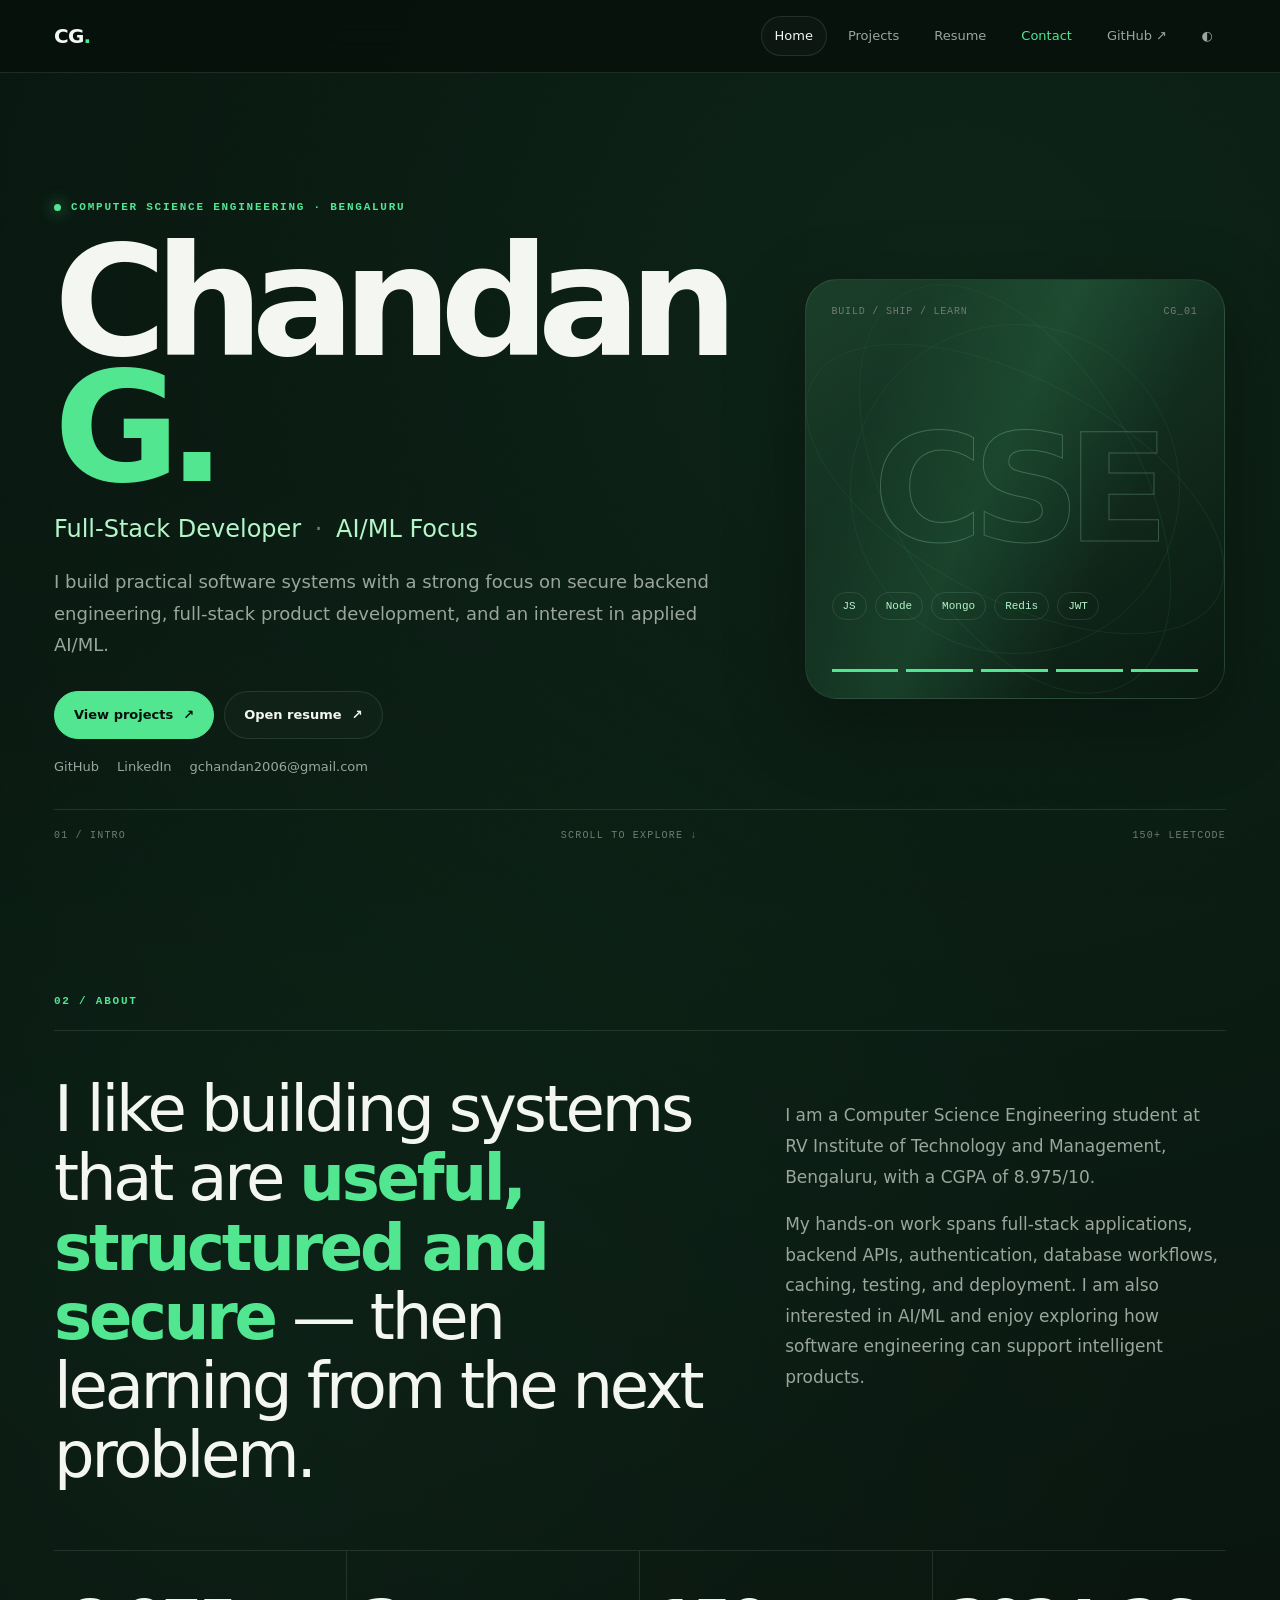
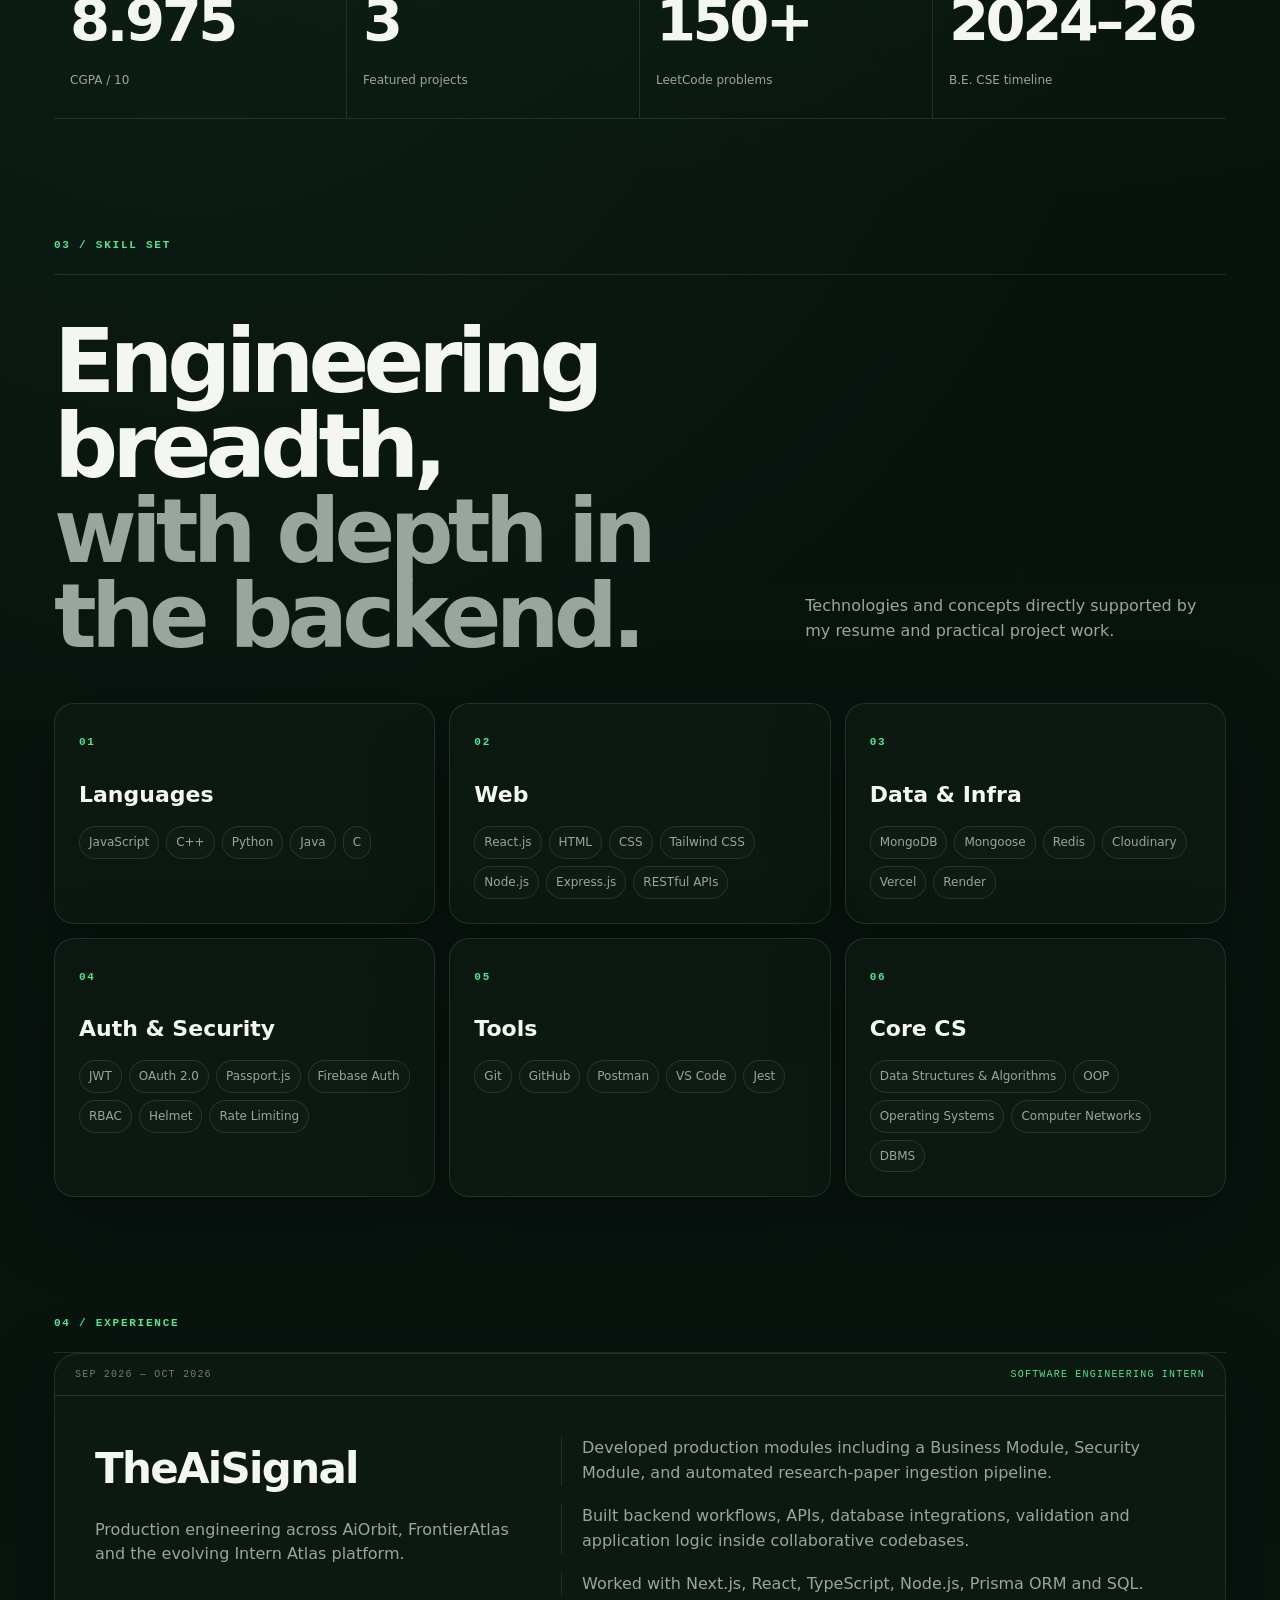
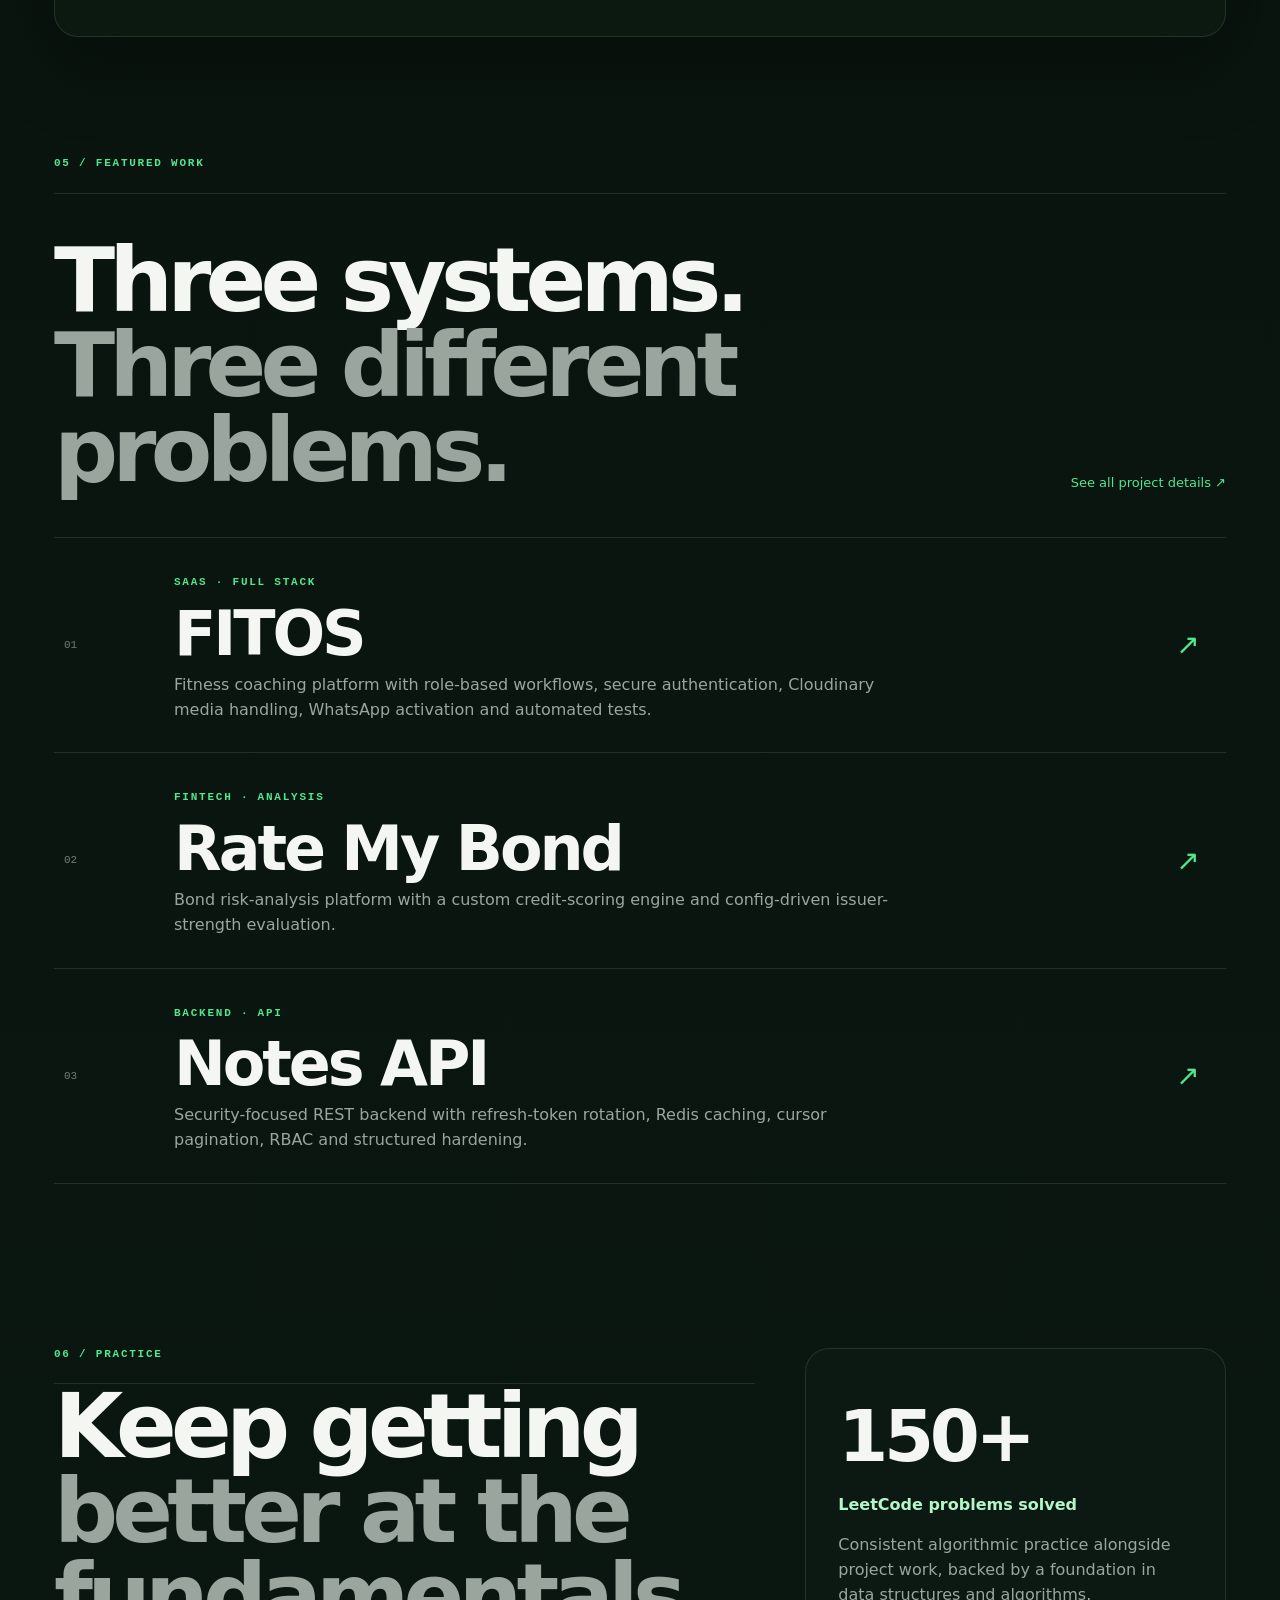
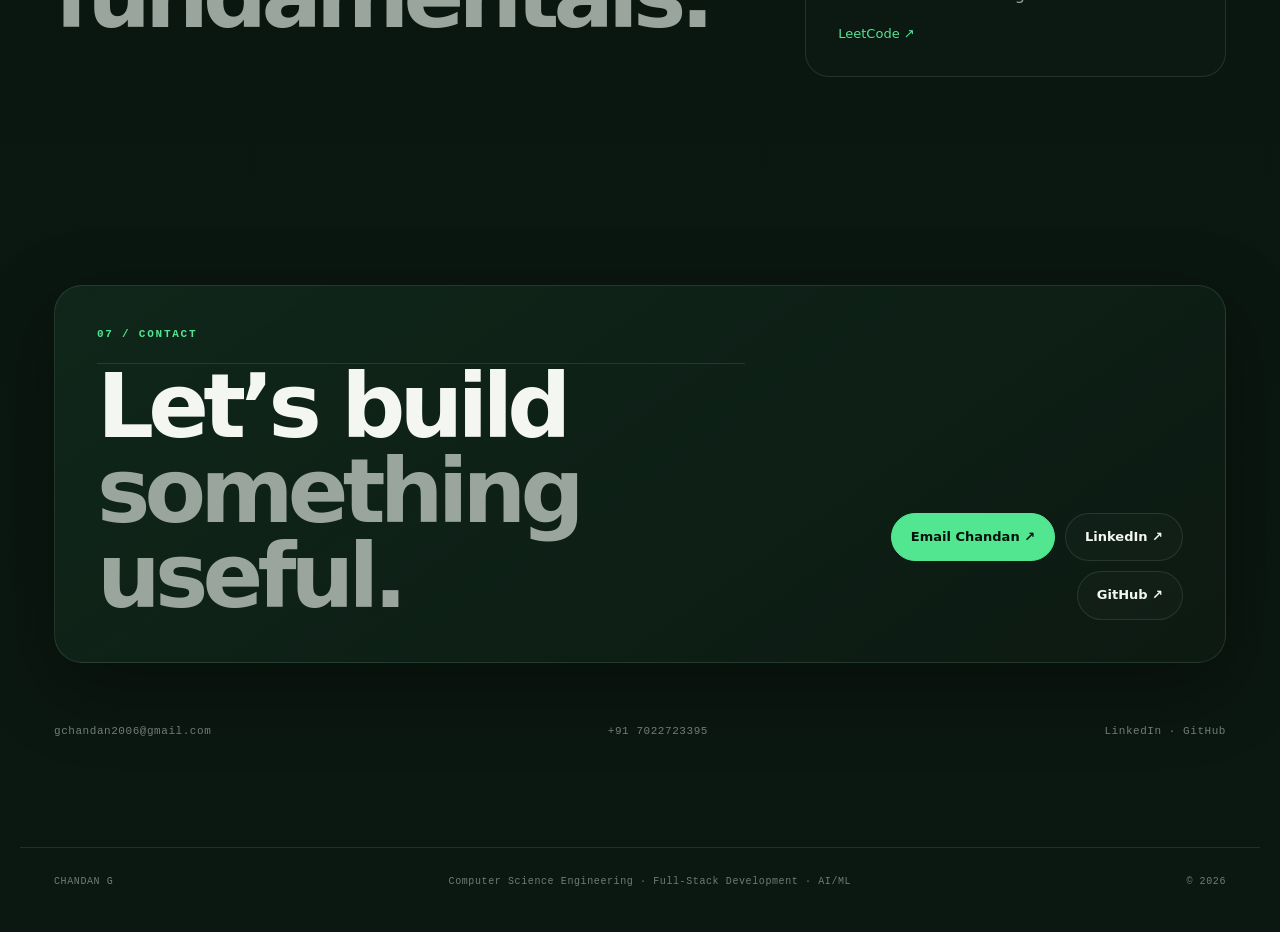
<file: index.html>
<!DOCTYPE html>
<html lang="en">
<head>
  
<meta charset="UTF-8">
<meta name="viewport" content="width=device-width, initial-scale=1.0">
<meta name="theme-color" content="#07110c">
<meta name="description" content="Chandan G — Computer Science Engineering student focused on full-stack development and AI/ML.">
<link rel="stylesheet" href="style.css">
<script defer src="script.js"></script>

  <title>Chandan G | CSE · Full-Stack · AI/ML</title>
</head>
<body data-page="home">
  <div class="page-noise" aria-hidden="true"></div>
  
<header class="site-header" id="top">
  <div class="nav-wrap">
    <a class="brand" href="index.html" aria-label="Chandan G home">CG<span>.</span></a>
    <nav class="desktop-nav" aria-label="Primary navigation">
      <a data-page="home" href="index.html">Home</a>
      <a data-page="projects" href="projects.html">Projects</a>
      <a data-page="resume" href="resume.html">Resume</a>
      <a href="#contact" class="contact-nav">Contact</a>
      <a href="https://github.com/Chandan2006" target="_blank" rel="noreferrer">GitHub ↗</a>
      <button class="theme-toggle" type="button" aria-label="Toggle theme"><span class="theme-icon">◐</span></button>
    </nav>
    <button class="menu-toggle" type="button" aria-expanded="false" aria-controls="mobileMenu" aria-label="Open navigation">Menu</button>
  </div>
  <div class="mobile-menu" id="mobileMenu">
    <a data-page="home" href="index.html">Home</a>
    <a data-page="projects" href="projects.html">Projects</a>
    <a data-page="resume" href="resume.html">Resume</a>
    <a href="#contact">Contact</a>
    <a href="https://github.com/Chandan2006" target="_blank" rel="noreferrer">GitHub ↗</a>
    <a href="https://www.linkedin.com/in/chandan2006" target="_blank" rel="noreferrer">LinkedIn ↗</a>
  </div>
</header>

  <main>
    <section class="hero shell">
      <div class="hero-grid">
        <div class="hero-copy reveal">
          <div class="kicker"><span class="pulse"></span> COMPUTER SCIENCE ENGINEERING · BENGALURU</div>
          <h1>Chandan<br><em>G.</em></h1>
          <p class="hero-role">Full-Stack Developer <span>·</span> AI/ML Focus</p>
          <p class="hero-lede">I build practical software systems with a strong focus on secure backend engineering, full-stack product development, and an interest in applied AI/ML.</p>
          <div class="hero-actions">
            <a class="btn btn-primary" href="projects.html">View projects <span>↗</span></a>
            <a class="btn btn-ghost" href="resume.pdf" target="_blank" rel="noreferrer">Open resume <span>↗</span></a>
          </div>
          <div class="quick-links" aria-label="Profile links">
            <a href="https://github.com/Chandan2006" target="_blank" rel="noreferrer">GitHub</a>
            <a href="https://www.linkedin.com/in/chandan2006" target="_blank" rel="noreferrer">LinkedIn</a>
            <a href="mailto:gchandan2006@gmail.com">gchandan2006@gmail.com</a>
          </div>
        </div>
        <div class="hero-art reveal" aria-label="Decorative software architecture graphic">
          <div class="orbit orbit-a"></div><div class="orbit orbit-b"></div><div class="orbit orbit-c"></div>
          <div class="core-card">
            <div class="core-top"><span>BUILD / SHIP / LEARN</span><span>CG_01</span></div>
            <div class="core-name">CSE</div>
            <div class="core-stack"><span>JS</span><span>Node</span><span>Mongo</span><span>Redis</span><span>JWT</span></div>
            <div class="signal"><span></span><span></span><span></span><span></span><span></span></div>
          </div>
        </div>
      </div>
      <div class="hero-meta reveal">
        <span>01 / INTRO</span><span>SCROLL TO EXPLORE ↓</span><span>150+ LEETCODE</span>
      </div>
    </section>

    <section class="section shell" id="about">
      <div class="section-label reveal">02 / ABOUT</div>
      <div class="about-grid">
        <div class="about-statement reveal">I like building systems that are <strong>useful, structured and secure</strong> — then learning from the next problem.</div>
        <div class="about-copy reveal">
          <p>I am a Computer Science Engineering student at RV Institute of Technology and Management, Bengaluru, with a CGPA of 8.975/10.</p>
          <p>My hands-on work spans full-stack applications, backend APIs, authentication, database workflows, caching, testing, and deployment. I am also interested in AI/ML and enjoy exploring how software engineering can support intelligent products.</p>
        </div>
      </div>
      <div class="stats-grid reveal">
        <article><strong>8.975</strong><span>CGPA / 10</span></article>
        <article><strong>3</strong><span>Featured projects</span></article>
        <article><strong>150+</strong><span>LeetCode problems</span></article>
        <article><strong>2024–26</strong><span>B.E. CSE timeline</span></article>
      </div>
    </section>

    <section class="section shell" id="skills">
      <div class="section-label reveal">03 / SKILL SET</div>
      <div class="skills-intro reveal"><h2>Engineering breadth,<br><span>with depth in the backend.</span></h2><p>Technologies and concepts directly supported by my resume and practical project work.</p></div>
      <div class="skill-grid">
        <article class="skill-card reveal"><span class="skill-index">01</span><h3>Languages</h3><div class="chips"><span>JavaScript</span><span>C++</span><span>Python</span><span>Java</span><span>C</span></div></article>
        <article class="skill-card reveal"><span class="skill-index">02</span><h3>Web</h3><div class="chips"><span>React.js</span><span>HTML</span><span>CSS</span><span>Tailwind CSS</span><span>Node.js</span><span>Express.js</span><span>RESTful APIs</span></div></article>
        <article class="skill-card reveal"><span class="skill-index">03</span><h3>Data & Infra</h3><div class="chips"><span>MongoDB</span><span>Mongoose</span><span>Redis</span><span>Cloudinary</span><span>Vercel</span><span>Render</span></div></article>
        <article class="skill-card reveal"><span class="skill-index">04</span><h3>Auth & Security</h3><div class="chips"><span>JWT</span><span>OAuth 2.0</span><span>Passport.js</span><span>Firebase Auth</span><span>RBAC</span><span>Helmet</span><span>Rate Limiting</span></div></article>
        <article class="skill-card reveal"><span class="skill-index">05</span><h3>Tools</h3><div class="chips"><span>Git</span><span>GitHub</span><span>Postman</span><span>VS Code</span><span>Jest</span></div></article>
        <article class="skill-card reveal"><span class="skill-index">06</span><h3>Core CS</h3><div class="chips"><span>Data Structures & Algorithms</span><span>OOP</span><span>Operating Systems</span><span>Computer Networks</span><span>DBMS</span></div></article>
      </div>
    </section>

    <section class="section shell" id="experience">
      <div class="section-label reveal">04 / EXPERIENCE</div>
      <article class="experience-card reveal">
        <div class="experience-top"><span>SEP 2026 — OCT 2026</span><span>SOFTWARE ENGINEERING INTERN</span></div>
        <div class="experience-body"><div><h2>TheAiSignal</h2><p class="muted">Production engineering across AiOrbit, FrontierAtlas and the evolving Intern Atlas platform.</p></div>
        <div class="experience-points"><p>Developed production modules including a Business Module, Security Module, and automated research-paper ingestion pipeline.</p><p>Built backend workflows, APIs, database integrations, validation and application logic inside collaborative codebases.</p><p>Worked with Next.js, React, TypeScript, Node.js, Prisma ORM and SQL.</p></div></div>
      </article>
    </section>

    <section class="section shell" id="work">
      <div class="section-label reveal">05 / FEATURED WORK</div>
      <div class="work-head reveal"><h2>Three systems.<br><span>Three different problems.</span></h2><a href="projects.html" class="text-link">See all project details ↗</a></div>
      <div class="featured-list">
        <a class="featured-project reveal" href="projects.html#fitos"><span class="project-no">01</span><div><span class="project-tag">SAAS · FULL STACK</span><h3>FITOS</h3><p>Fitness coaching platform with role-based workflows, secure authentication, Cloudinary media handling, WhatsApp activation and automated tests.</p></div><span class="arrow">↗</span></a>
        <a class="featured-project reveal" href="projects.html#rate-my-bond"><span class="project-no">02</span><div><span class="project-tag">FINTECH · ANALYSIS</span><h3>Rate My Bond</h3><p>Bond risk-analysis platform with a custom credit-scoring engine and config-driven issuer-strength evaluation.</p></div><span class="arrow">↗</span></a>
        <a class="featured-project reveal" href="projects.html#notes-api"><span class="project-no">03</span><div><span class="project-tag">BACKEND · API</span><h3>Notes API</h3><p>Security-focused REST backend with refresh-token rotation, Redis caching, cursor pagination, RBAC and structured hardening.</p></div><span class="arrow">↗</span></a>
      </div>
    </section>

    <section class="section shell" id="practice">
      <div class="practice-grid reveal">
        <div><div class="section-label">06 / PRACTICE</div><h2>Keep getting<br><span>better at the fundamentals.</span></h2></div>
        <div class="practice-card"><strong>150+</strong><span>LeetCode problems solved</span><p>Consistent algorithmic practice alongside project work, backed by a foundation in data structures and algorithms.</p><a href="https://leetcode.com/" target="_blank" rel="noreferrer">LeetCode ↗</a></div>
      </div>
    </section>

    <section class="section shell" id="contact">
      <div class="contact-card reveal"><div><div class="section-label">07 / CONTACT</div><h2>Let’s build<br><span>something useful.</span></h2></div><div class="contact-actions"><a class="btn btn-primary" href="mailto:gchandan2006@gmail.com">Email Chandan ↗</a><a class="btn btn-ghost" href="https://www.linkedin.com/in/chandan2006" target="_blank" rel="noreferrer">LinkedIn ↗</a><a class="btn btn-ghost" href="https://github.com/Chandan2006" target="_blank" rel="noreferrer">GitHub ↗</a></div></div>
      <div class="contact-details reveal"><span>gchandan2006@gmail.com</span><span>+91 7022723395</span><span>LinkedIn · GitHub</span></div>
    </section>
  </main>
  
<footer class="site-footer">
  <div>CHANDAN G</div>
  <div>Computer Science Engineering · Full-Stack Development · AI/ML</div>
  <div>© <span data-year></span></div>
</footer>

</body>
</html>
</file>
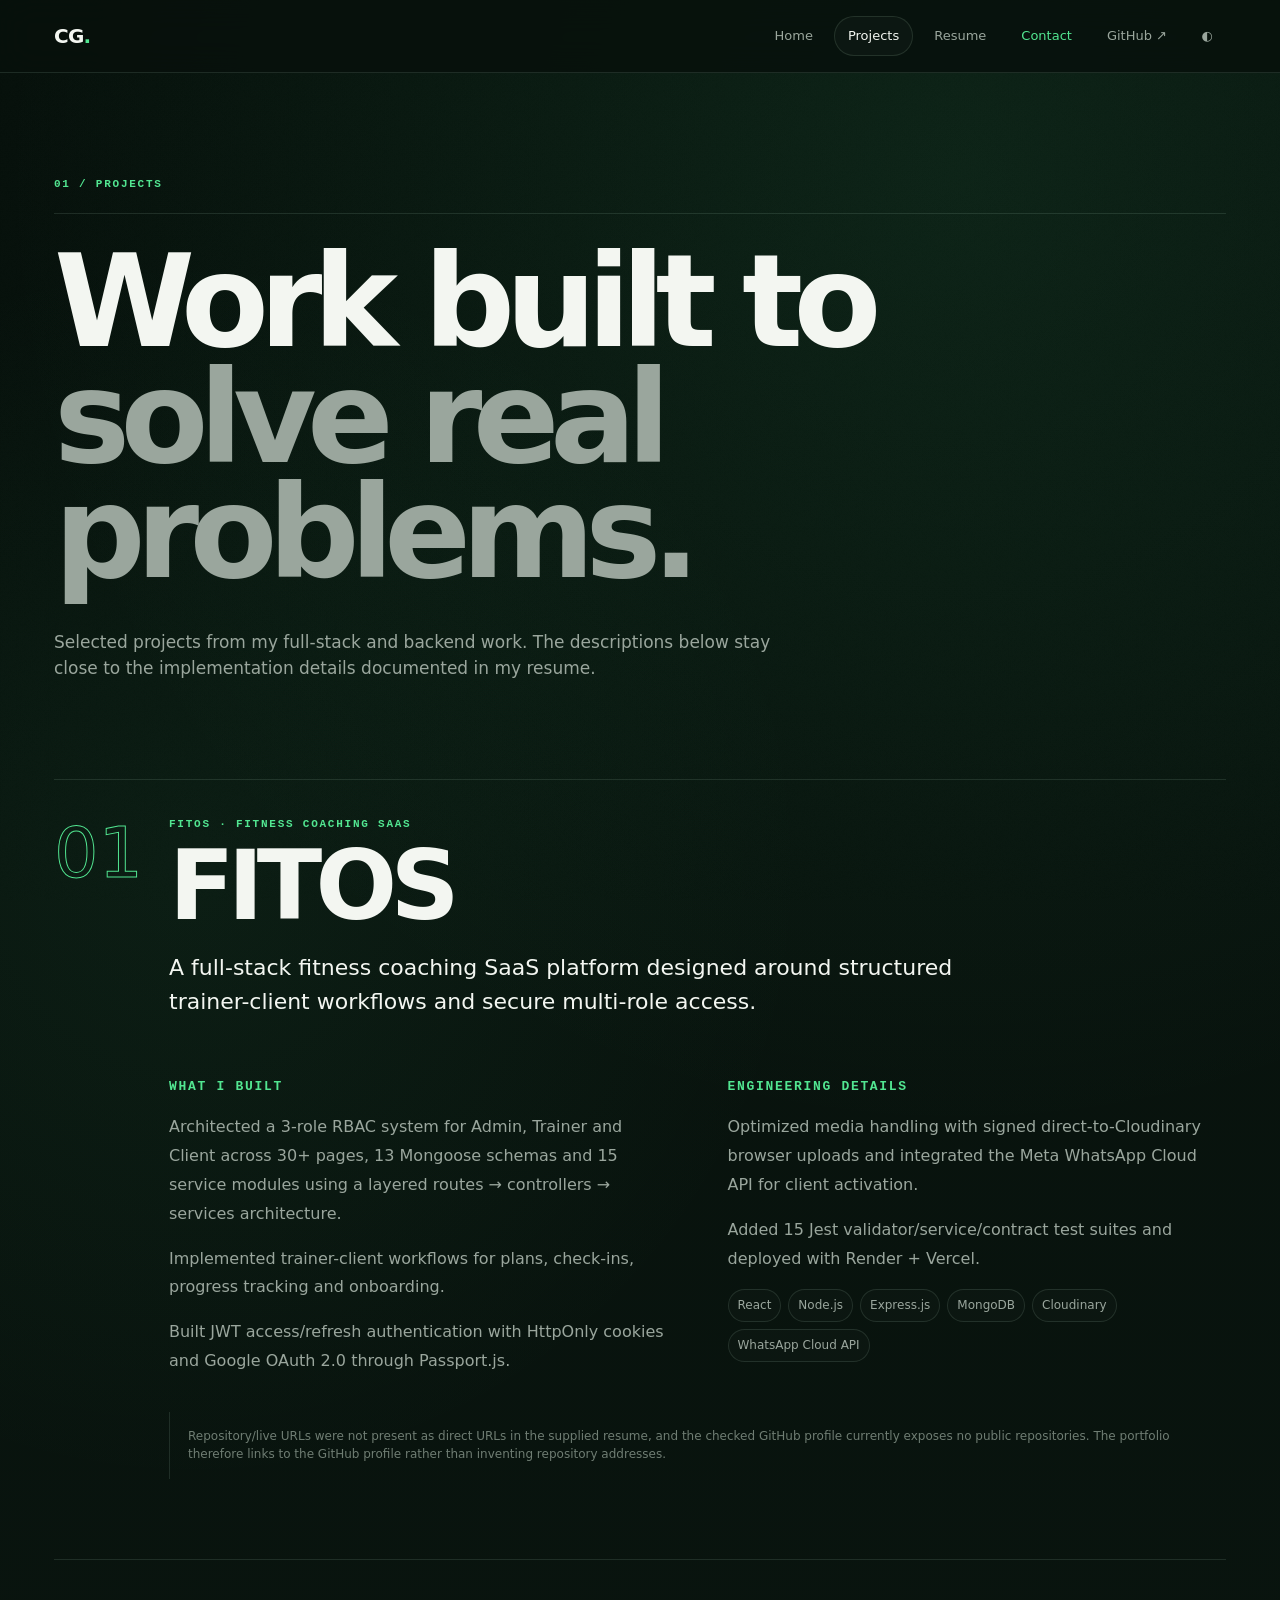
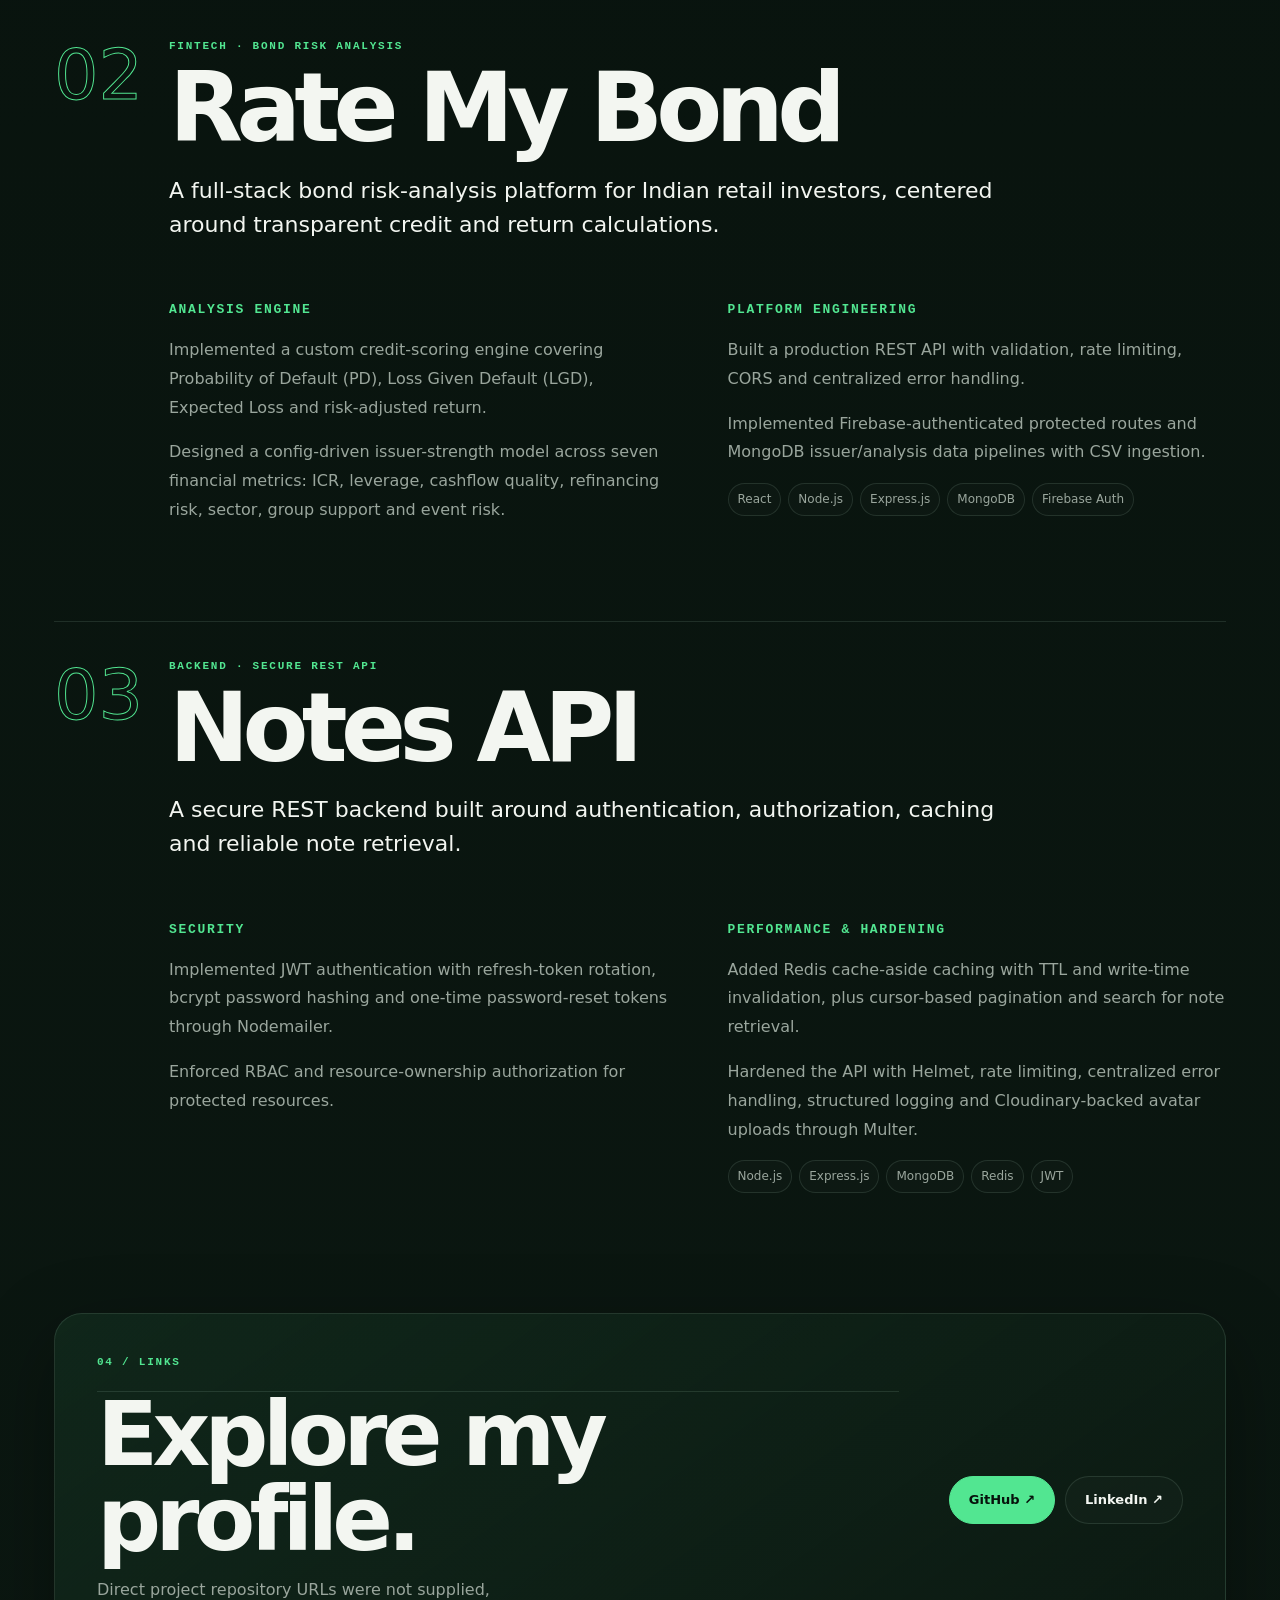
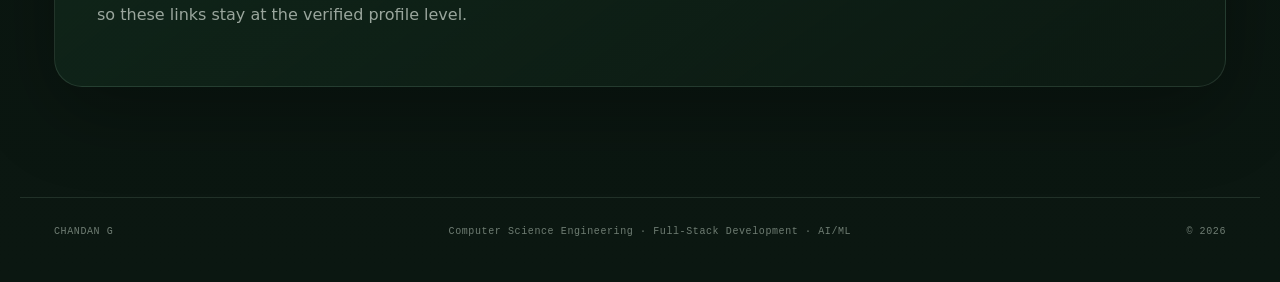
<file: projects.html>
<!DOCTYPE html>
<html lang="en">
<head>
  
<meta charset="UTF-8">
<meta name="viewport" content="width=device-width, initial-scale=1.0">
<meta name="theme-color" content="#07110c">
<meta name="description" content="Chandan G — Computer Science Engineering student focused on full-stack development and AI/ML.">
<link rel="stylesheet" href="style.css">
<script defer src="script.js"></script>

  <title>Projects | Chandan G</title>
</head>
<body data-page="projects">
  <div class="page-noise" aria-hidden="true"></div>
  
<header class="site-header" id="top">
  <div class="nav-wrap">
    <a class="brand" href="index.html" aria-label="Chandan G home">CG<span>.</span></a>
    <nav class="desktop-nav" aria-label="Primary navigation">
      <a data-page="home" href="index.html">Home</a>
      <a data-page="projects" href="projects.html">Projects</a>
      <a data-page="resume" href="resume.html">Resume</a>
      <a href="#contact" class="contact-nav">Contact</a>
      <a href="https://github.com/Chandan2006" target="_blank" rel="noreferrer">GitHub ↗</a>
      <button class="theme-toggle" type="button" aria-label="Toggle theme"><span class="theme-icon">◐</span></button>
    </nav>
    <button class="menu-toggle" type="button" aria-expanded="false" aria-controls="mobileMenu" aria-label="Open navigation">Menu</button>
  </div>
  <div class="mobile-menu" id="mobileMenu">
    <a data-page="home" href="index.html">Home</a>
    <a data-page="projects" href="projects.html">Projects</a>
    <a data-page="resume" href="resume.html">Resume</a>
    <a href="#contact">Contact</a>
    <a href="https://github.com/Chandan2006" target="_blank" rel="noreferrer">GitHub ↗</a>
    <a href="https://www.linkedin.com/in/chandan2006" target="_blank" rel="noreferrer">LinkedIn ↗</a>
  </div>
</header>

  <main class="inner-page">
    <section class="page-hero shell reveal"><div class="section-label">01 / PROJECTS</div><h1>Work built to<br><span>solve real problems.</span></h1><p>Selected projects from my full-stack and backend work. The descriptions below stay close to the implementation details documented in my resume.</p></section>

    <section class="section shell project-detail-section" id="fitos">
      <article class="project-detail reveal">
        <div class="detail-index">01</div><div class="detail-main"><div class="detail-kicker">FITOS · FITNESS COACHING SAAS</div><h2>FITOS</h2><p class="detail-lede">A full-stack fitness coaching SaaS platform designed around structured trainer-client workflows and secure multi-role access.</p>
          <div class="detail-columns"><div><h3>What I built</h3><p>Architected a 3-role RBAC system for Admin, Trainer and Client across 30+ pages, 13 Mongoose schemas and 15 service modules using a layered routes → controllers → services architecture.</p><p>Implemented trainer-client workflows for plans, check-ins, progress tracking and onboarding.</p><p>Built JWT access/refresh authentication with HttpOnly cookies and Google OAuth 2.0 through Passport.js.</p></div><div><h3>Engineering details</h3><p>Optimized media handling with signed direct-to-Cloudinary browser uploads and integrated the Meta WhatsApp Cloud API for client activation.</p><p>Added 15 Jest validator/service/contract test suites and deployed with Render + Vercel.</p><div class="chips"><span>React</span><span>Node.js</span><span>Express.js</span><span>MongoDB</span><span>Cloudinary</span><span>WhatsApp Cloud API</span></div></div></div>
        </div></article>
      <div class="source-note reveal">Repository/live URLs were not present as direct URLs in the supplied resume, and the checked GitHub profile currently exposes no public repositories. The portfolio therefore links to the GitHub profile rather than inventing repository addresses.</div>
    </section>

    <section class="section shell project-detail-section" id="rate-my-bond">
      <article class="project-detail alt reveal"><div class="detail-index">02</div><div class="detail-main"><div class="detail-kicker">FINTECH · BOND RISK ANALYSIS</div><h2>Rate My Bond</h2><p class="detail-lede">A full-stack bond risk-analysis platform for Indian retail investors, centered around transparent credit and return calculations.</p><div class="detail-columns"><div><h3>Analysis engine</h3><p>Implemented a custom credit-scoring engine covering Probability of Default (PD), Loss Given Default (LGD), Expected Loss and risk-adjusted return.</p><p>Designed a config-driven issuer-strength model across seven financial metrics: ICR, leverage, cashflow quality, refinancing risk, sector, group support and event risk.</p></div><div><h3>Platform engineering</h3><p>Built a production REST API with validation, rate limiting, CORS and centralized error handling.</p><p>Implemented Firebase-authenticated protected routes and MongoDB issuer/analysis data pipelines with CSV ingestion.</p><div class="chips"><span>React</span><span>Node.js</span><span>Express.js</span><span>MongoDB</span><span>Firebase Auth</span></div></div></div></div></article>
    </section>

    <section class="section shell project-detail-section" id="notes-api">
      <article class="project-detail reveal"><div class="detail-index">03</div><div class="detail-main"><div class="detail-kicker">BACKEND · SECURE REST API</div><h2>Notes API</h2><p class="detail-lede">A secure REST backend built around authentication, authorization, caching and reliable note retrieval.</p><div class="detail-columns"><div><h3>Security</h3><p>Implemented JWT authentication with refresh-token rotation, bcrypt password hashing and one-time password-reset tokens through Nodemailer.</p><p>Enforced RBAC and resource-ownership authorization for protected resources.</p></div><div><h3>Performance & hardening</h3><p>Added Redis cache-aside caching with TTL and write-time invalidation, plus cursor-based pagination and search for note retrieval.</p><p>Hardened the API with Helmet, rate limiting, centralized error handling, structured logging and Cloudinary-backed avatar uploads through Multer.</p><div class="chips"><span>Node.js</span><span>Express.js</span><span>MongoDB</span><span>Redis</span><span>JWT</span></div></div></div></div></article>
    </section>

    <section class="section shell" id="contact">
      <div class="contact-card compact reveal"><div><div class="section-label">04 / LINKS</div><h2>Explore my profile.</h2><p>Direct project repository URLs were not supplied, so these links stay at the verified profile level.</p></div><div class="contact-actions"><a class="btn btn-primary" href="https://github.com/Chandan2006" target="_blank" rel="noreferrer">GitHub ↗</a><a class="btn btn-ghost" href="https://www.linkedin.com/in/chandan2006" target="_blank" rel="noreferrer">LinkedIn ↗</a></div></div>
    </section>
  </main>
  
<footer class="site-footer">
  <div>CHANDAN G</div>
  <div>Computer Science Engineering · Full-Stack Development · AI/ML</div>
  <div>© <span data-year></span></div>
</footer>

</body>
</html>
</file>
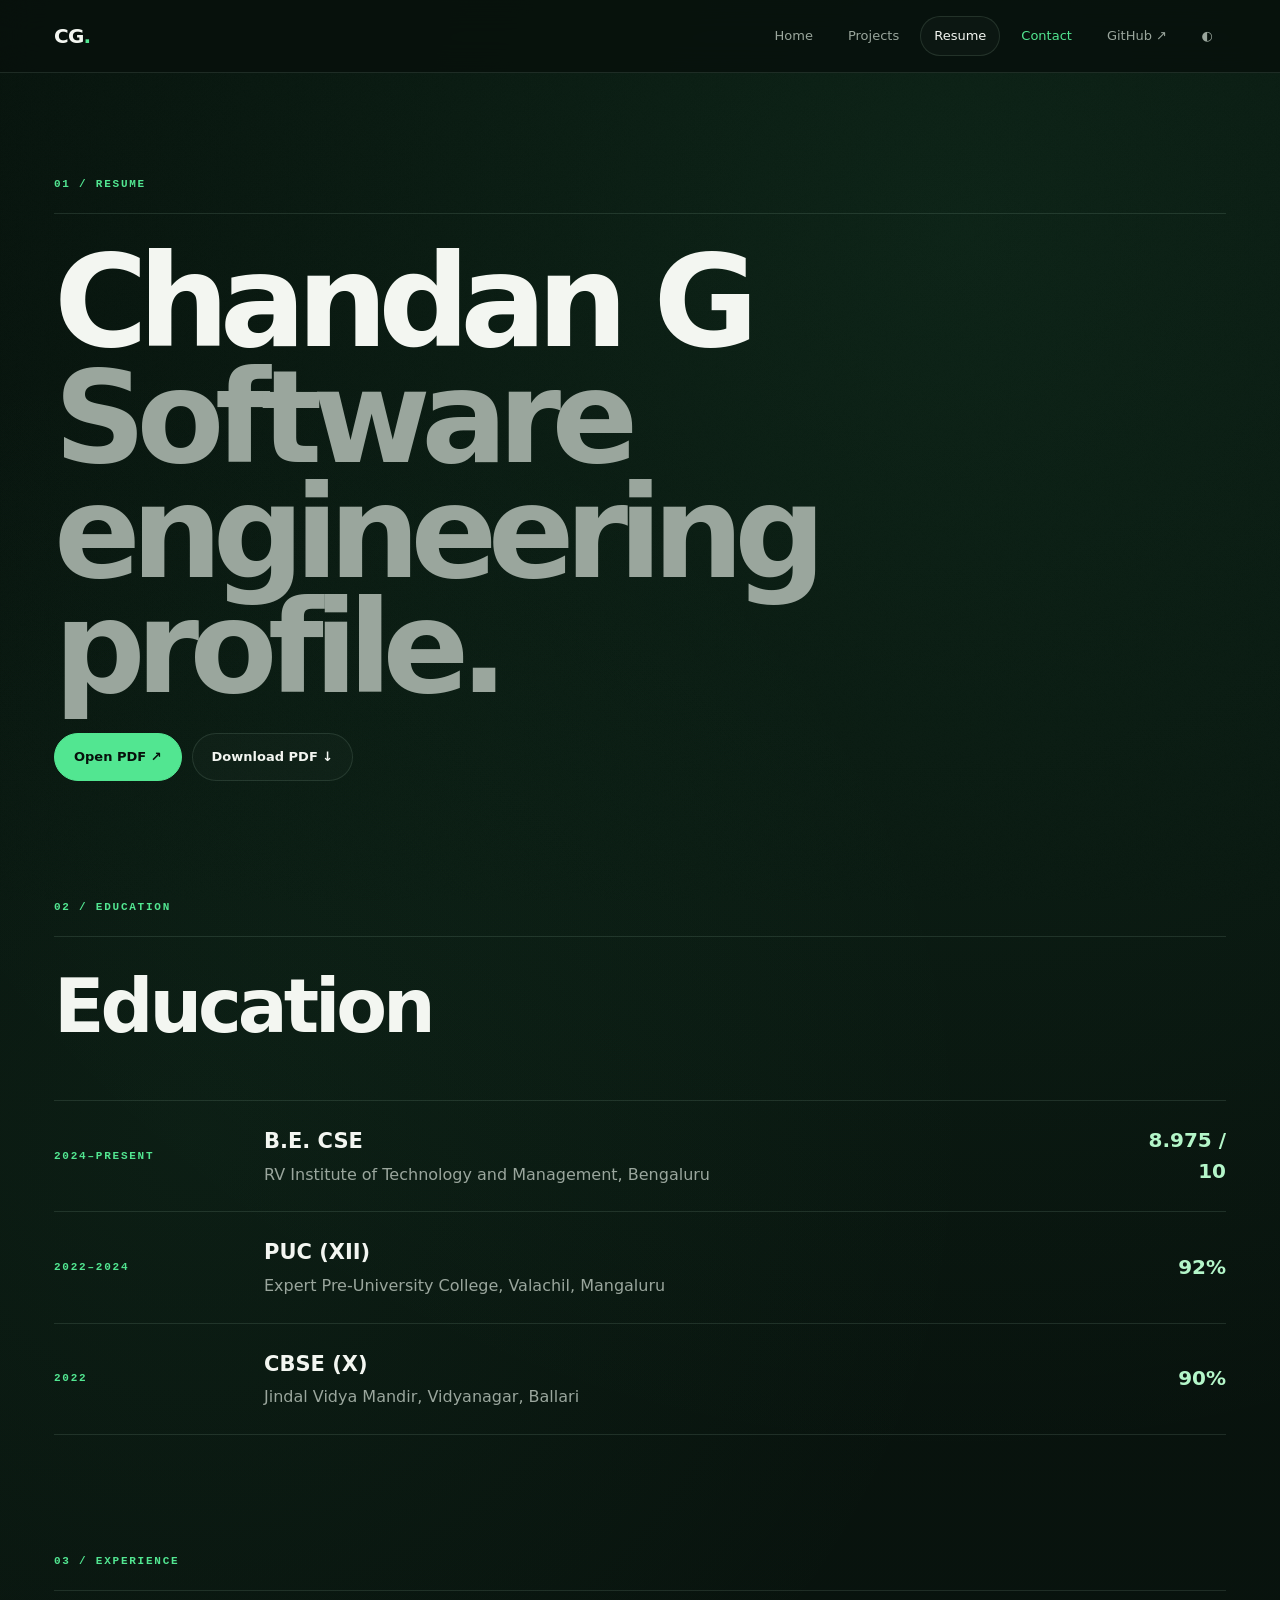
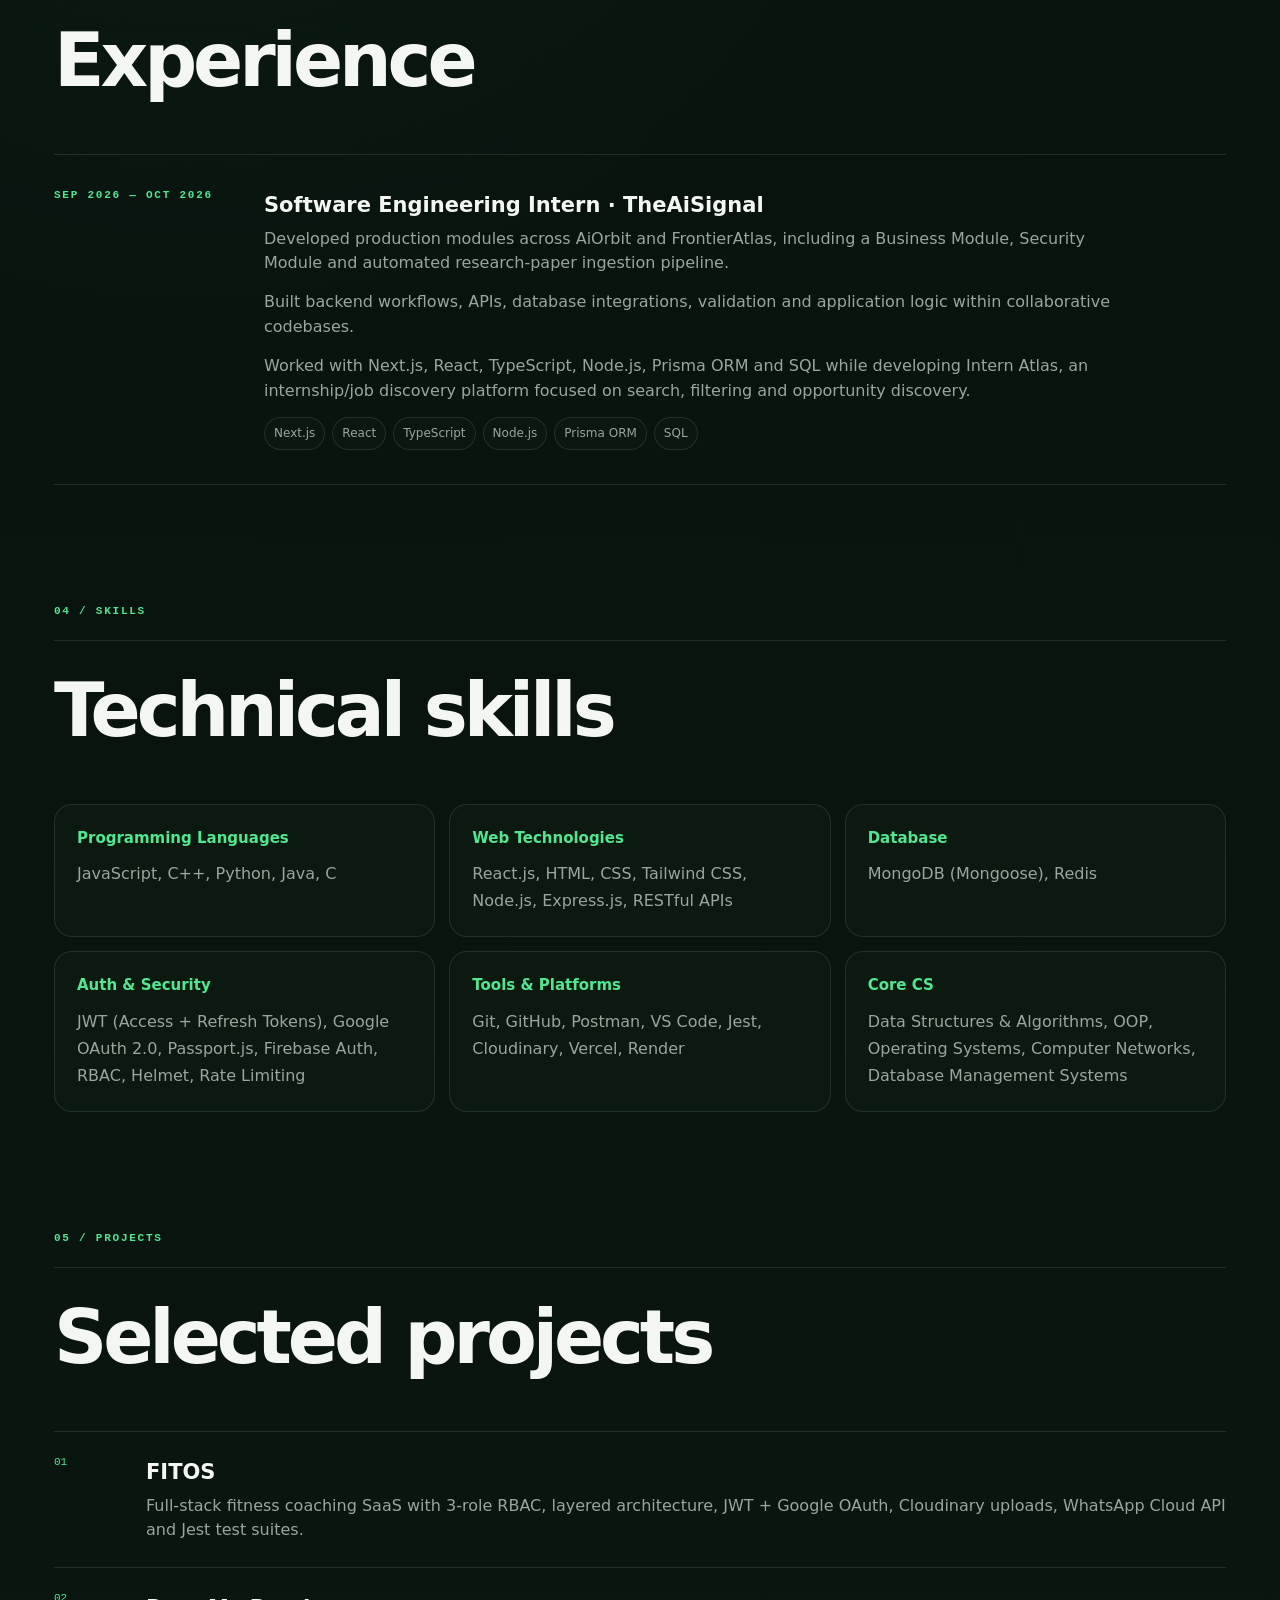
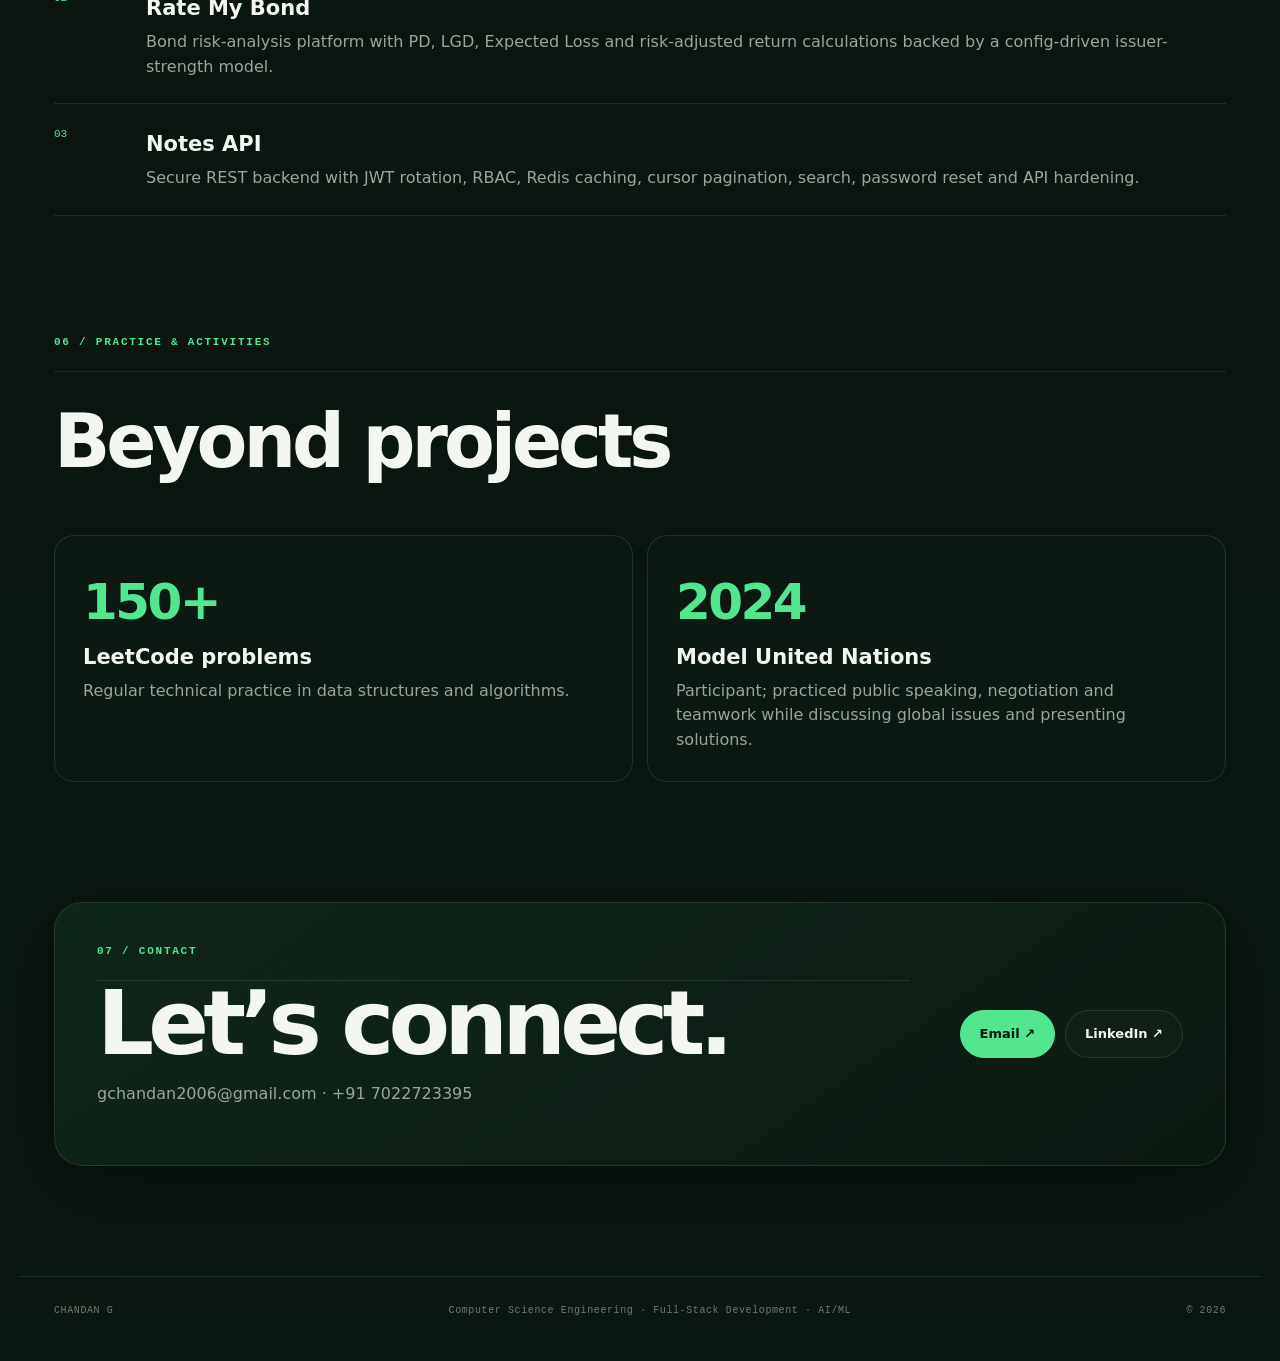
<file: resume.html>
<!DOCTYPE html>
<html lang="en">
<head>
  
<meta charset="UTF-8">
<meta name="viewport" content="width=device-width, initial-scale=1.0">
<meta name="theme-color" content="#07110c">
<meta name="description" content="Chandan G — Computer Science Engineering student focused on full-stack development and AI/ML.">
<link rel="stylesheet" href="style.css">
<script defer src="script.js"></script>

  <title>Resume | Chandan G</title>
</head>
<body data-page="resume">
  <div class="page-noise" aria-hidden="true"></div>
  
<header class="site-header" id="top">
  <div class="nav-wrap">
    <a class="brand" href="index.html" aria-label="Chandan G home">CG<span>.</span></a>
    <nav class="desktop-nav" aria-label="Primary navigation">
      <a data-page="home" href="index.html">Home</a>
      <a data-page="projects" href="projects.html">Projects</a>
      <a data-page="resume" href="resume.html">Resume</a>
      <a href="#contact" class="contact-nav">Contact</a>
      <a href="https://github.com/Chandan2006" target="_blank" rel="noreferrer">GitHub ↗</a>
      <button class="theme-toggle" type="button" aria-label="Toggle theme"><span class="theme-icon">◐</span></button>
    </nav>
    <button class="menu-toggle" type="button" aria-expanded="false" aria-controls="mobileMenu" aria-label="Open navigation">Menu</button>
  </div>
  <div class="mobile-menu" id="mobileMenu">
    <a data-page="home" href="index.html">Home</a>
    <a data-page="projects" href="projects.html">Projects</a>
    <a data-page="resume" href="resume.html">Resume</a>
    <a href="#contact">Contact</a>
    <a href="https://github.com/Chandan2006" target="_blank" rel="noreferrer">GitHub ↗</a>
    <a href="https://www.linkedin.com/in/chandan2006" target="_blank" rel="noreferrer">LinkedIn ↗</a>
  </div>
</header>

  <main class="inner-page">
    <section class="page-hero shell reveal"><div class="section-label">01 / RESUME</div><h1>Chandan G<br><span>Software engineering profile.</span></h1><div class="resume-actions"><a class="btn btn-primary" href="resume.pdf" target="_blank" rel="noreferrer">Open PDF ↗</a><a class="btn btn-ghost" href="resume.pdf" download>Download PDF ↓</a></div></section>

    <section class="section shell">
      <div class="resume-heading reveal"><div class="section-label">02 / EDUCATION</div><h2>Education</h2></div>
      <article class="resume-row reveal"><div class="row-date">2024–PRESENT</div><div><h3>B.E. CSE</h3><p>RV Institute of Technology and Management, Bengaluru</p></div><strong>8.975 / 10</strong></article>
      <article class="resume-row reveal"><div class="row-date">2022–2024</div><div><h3>PUC (XII)</h3><p>Expert Pre-University College, Valachil, Mangaluru</p></div><strong>92%</strong></article>
      <article class="resume-row reveal"><div class="row-date">2022</div><div><h3>CBSE (X)</h3><p>Jindal Vidya Mandir, Vidyanagar, Ballari</p></div><strong>90%</strong></article>
    </section>

    <section class="section shell">
      <div class="resume-heading reveal"><div class="section-label">03 / EXPERIENCE</div><h2>Experience</h2></div>
      <article class="resume-feature reveal"><div class="row-date">SEP 2026 — OCT 2026</div><div><h3>Software Engineering Intern · TheAiSignal</h3><p>Developed production modules across AiOrbit and FrontierAtlas, including a Business Module, Security Module and automated research-paper ingestion pipeline.</p><p>Built backend workflows, APIs, database integrations, validation and application logic within collaborative codebases.</p><p>Worked with Next.js, React, TypeScript, Node.js, Prisma ORM and SQL while developing Intern Atlas, an internship/job discovery platform focused on search, filtering and opportunity discovery.</p><div class="chips"><span>Next.js</span><span>React</span><span>TypeScript</span><span>Node.js</span><span>Prisma ORM</span><span>SQL</span></div></div></article>
    </section>

    <section class="section shell">
      <div class="resume-heading reveal"><div class="section-label">04 / SKILLS</div><h2>Technical skills</h2></div>
      <div class="resume-skill-grid">
        <article class="resume-skill reveal"><h3>Programming Languages</h3><p>JavaScript, C++, Python, Java, C</p></article>
        <article class="resume-skill reveal"><h3>Web Technologies</h3><p>React.js, HTML, CSS, Tailwind CSS, Node.js, Express.js, RESTful APIs</p></article>
        <article class="resume-skill reveal"><h3>Database</h3><p>MongoDB (Mongoose), Redis</p></article>
        <article class="resume-skill reveal"><h3>Auth & Security</h3><p>JWT (Access + Refresh Tokens), Google OAuth 2.0, Passport.js, Firebase Auth, RBAC, Helmet, Rate Limiting</p></article>
        <article class="resume-skill reveal"><h3>Tools & Platforms</h3><p>Git, GitHub, Postman, VS Code, Jest, Cloudinary, Vercel, Render</p></article>
        <article class="resume-skill reveal"><h3>Core CS</h3><p>Data Structures & Algorithms, OOP, Operating Systems, Computer Networks, Database Management Systems</p></article>
      </div>
    </section>

    <section class="section shell">
      <div class="resume-heading reveal"><div class="section-label">05 / PROJECTS</div><h2>Selected projects</h2></div>
      <div class="resume-project-list">
        <article class="resume-project reveal"><span>01</span><div><h3>FITOS</h3><p>Full-stack fitness coaching SaaS with 3-role RBAC, layered architecture, JWT + Google OAuth, Cloudinary uploads, WhatsApp Cloud API and Jest test suites.</p></div></article>
        <article class="resume-project reveal"><span>02</span><div><h3>Rate My Bond</h3><p>Bond risk-analysis platform with PD, LGD, Expected Loss and risk-adjusted return calculations backed by a config-driven issuer-strength model.</p></div></article>
        <article class="resume-project reveal"><span>03</span><div><h3>Notes API</h3><p>Secure REST backend with JWT rotation, RBAC, Redis caching, cursor pagination, search, password reset and API hardening.</p></div></article>
      </div>
    </section>

    <section class="section shell">
      <div class="resume-heading reveal"><div class="section-label">06 / PRACTICE & ACTIVITIES</div><h2>Beyond projects</h2></div>
      <div class="two-col-list">
        <article class="activity-card reveal"><strong>150+</strong><h3>LeetCode problems</h3><p>Regular technical practice in data structures and algorithms.</p></article>
        <article class="activity-card reveal"><strong>2024</strong><h3>Model United Nations</h3><p>Participant; practiced public speaking, negotiation and teamwork while discussing global issues and presenting solutions.</p></article>
      </div>
    </section>

    <section class="section shell" id="contact"><div class="contact-card compact reveal"><div><div class="section-label">07 / CONTACT</div><h2>Let’s connect.</h2><p>gchandan2006@gmail.com · +91 7022723395</p></div><div class="contact-actions"><a class="btn btn-primary" href="mailto:gchandan2006@gmail.com">Email ↗</a><a class="btn btn-ghost" href="https://www.linkedin.com/in/chandan2006" target="_blank" rel="noreferrer">LinkedIn ↗</a></div></div></section>
  </main>
  
<footer class="site-footer">
  <div>CHANDAN G</div>
  <div>Computer Science Engineering · Full-Stack Development · AI/ML</div>
  <div>© <span data-year></span></div>
</footer>

</body>
</html>
</file>
<file: style.css>
:root{
  --bg:#07110c;--bg2:#0b1711;--panel:rgba(13,27,19,.74);--panel2:#0e1c14;--text:#f3f6f1;--muted:#9aa69d;--soft:#6f7d73;--line:rgba(199,235,213,.12);--accent:#52e691;--accent2:#b4f6c9;--shadow:0 24px 80px rgba(0,0,0,.3);
  --radius:24px;--max:1240px;--ease:cubic-bezier(.2,.8,.2,1)
}
body.light{--bg:#f4f7f2;--bg2:#edf3ec;--panel:rgba(255,255,255,.82);--panel2:#fff;--text:#122118;--muted:#53635a;--soft:#79867d;--line:rgba(18,33,24,.12);--accent:#16a45a;--accent2:#1f7c4b;--shadow:0 24px 70px rgba(32,50,40,.12)}
*{box-sizing:border-box}html{scroll-behavior:smooth}body{margin:0;background:radial-gradient(circle at 75% 5%,rgba(82,230,145,.09),transparent 28%),radial-gradient(circle at 15% 25%,rgba(82,230,145,.055),transparent 22%),linear-gradient(180deg,var(--bg),var(--bg2));color:var(--text);font-family:Inter,ui-sans-serif,system-ui,-apple-system,BlinkMacSystemFont,"Segoe UI",sans-serif;line-height:1.55;overflow-x:hidden}.page-noise{position:fixed;inset:0;pointer-events:none;opacity:.045;background-image:url("data:image/svg+xml,%3Csvg xmlns='http://www.w3.org/2000/svg' width='140' height='140' viewBox='0 0 140 140'%3E%3Cfilter id='n'%3E%3CfeTurbulence type='fractalNoise' baseFrequency='.8' numOctaves='4' stitchTiles='stitch'/%3E%3C/filter%3E%3Crect width='100%25' height='100%25' filter='url(%23n)' opacity='.15'/%3E%3C/svg%3E"),linear-gradient(rgba(255,255,255,.025) 1px,transparent 1px),linear-gradient(90deg,rgba(255,255,255,.025) 1px,transparent 1px);background-size:140px 140px,48px 48px,48px 48px;z-index:0}.shell,.site-header,.site-footer{position:relative;z-index:1}.shell{max-width:var(--max);margin:0 auto;padding-left:34px;padding-right:34px}a{color:inherit;text-decoration:none}button{font:inherit}.site-header{position:sticky;top:0;z-index:20;border-bottom:1px solid var(--line);background:color-mix(in srgb,var(--bg) 86%,transparent);backdrop-filter:blur(16px)}.nav-wrap{max-width:var(--max);margin:auto;padding:16px 34px;display:flex;align-items:center;justify-content:space-between}.brand{font-size:20px;font-weight:800;letter-spacing:-.04em}.brand span{color:var(--accent)}.desktop-nav{display:flex;gap:7px;align-items:center}.desktop-nav a,.theme-toggle,.menu-toggle{border:1px solid transparent;border-radius:999px;padding:9px 13px;color:var(--muted);font-size:13px;background:transparent;transition:.25s var(--ease);cursor:pointer}.desktop-nav a:hover,.desktop-nav a.active,.theme-toggle:hover{color:var(--text);border-color:var(--line);background:rgba(255,255,255,.025)}.desktop-nav .contact-nav{color:var(--accent)}.theme-toggle{width:38px;height:38px;padding:0}.menu-toggle,.mobile-menu{display:none}
.hero{padding-top:96px}.hero-grid{display:grid;grid-template-columns:1.25fr .75fr;min-height:640px;align-items:center;gap:44px}.kicker,.section-label,.detail-kicker,.project-tag,.row-date,.skill-index{font:600 11px/1.2 ui-monospace,SFMono-Regular,Menlo,monospace;letter-spacing:.16em;text-transform:uppercase;color:var(--accent)}.kicker{display:flex;align-items:center;gap:10px}.pulse{width:7px;height:7px;background:var(--accent);border-radius:50%;box-shadow:0 0 16px var(--accent);animation:pulse 1.8s infinite}.hero h1{font-size:clamp(76px,12vw,170px);line-height:.82;letter-spacing:-.08em;margin:25px 0 20px;font-weight:800}.hero h1 em{font-style:normal;color:var(--accent)}.hero-role{font-size:24px;color:var(--accent2);margin:0 0 18px}.hero-role span{color:var(--soft);padding:0 6px}.hero-lede{max-width:660px;color:var(--muted);font-size:18px;line-height:1.75}.hero-actions,.quick-links,.resume-actions,.contact-actions{display:flex;flex-wrap:wrap;gap:10px;align-items:center}.hero-actions{margin:30px 0 18px}.btn{display:inline-flex;align-items:center;gap:10px;border-radius:999px;border:1px solid var(--line);padding:13px 19px;font-weight:700;font-size:13px;transition:transform .25s var(--ease),border-color .25s var(--ease),background .25s var(--ease)}.btn:hover{transform:translateY(-3px)}.btn-primary{background:var(--accent);color:#07110c;border-color:var(--accent)}.btn-primary:hover{box-shadow:0 10px 35px rgba(82,230,145,.18)}.btn-ghost{background:rgba(255,255,255,.02);color:var(--text)}.btn-ghost:hover{border-color:color-mix(in srgb,var(--accent) 45%,var(--line))}.quick-links{gap:18px;color:var(--muted);font-size:13px}.quick-links a:hover{color:var(--accent)}.hero-art{position:relative;min-height:520px;display:grid;place-items:center}.core-card{position:relative;width:min(100%,420px);aspect-ratio:1/1;padding:26px;border:1px solid var(--line);border-radius:32px;background:linear-gradient(145deg,rgba(32,74,49,.72),rgba(7,17,12,.35));box-shadow:var(--shadow);overflow:hidden}.core-card::before{content:"";position:absolute;inset:0;background:linear-gradient(115deg,transparent 20%,rgba(82,230,145,.13),transparent 70%);animation:sweep 4s infinite}.core-top{position:relative;display:flex;justify-content:space-between;color:var(--soft);font:10px ui-monospace,SFMono-Regular,Menlo,monospace;letter-spacing:.08em}.core-name{position:absolute;inset:0;display:grid;place-items:center;font-size:150px;font-weight:900;letter-spacing:-.09em;color:transparent;-webkit-text-stroke:1px rgba(180,246,201,.25)}.core-stack{position:absolute;left:26px;right:26px;bottom:78px;display:flex;flex-wrap:wrap;gap:8px}.core-stack span{padding:7px 10px;border:1px solid var(--line);border-radius:999px;color:var(--accent2);font:11px ui-monospace,SFMono-Regular,Menlo,monospace}.signal{position:absolute;left:26px;right:26px;bottom:26px;display:grid;grid-template-columns:repeat(5,1fr);gap:8px}.signal span{height:3px;background:var(--accent);transform-origin:left;animation:signal 1.4s ease-in-out infinite}.signal span:nth-child(2){animation-delay:.12s}.signal span:nth-child(3){animation-delay:.24s}.signal span:nth-child(4){animation-delay:.36s}.signal span:nth-child(5){animation-delay:.48s}.orbit{position:absolute;border:1px solid rgba(82,230,145,.15);border-radius:50%;animation:float 8s ease-in-out infinite}.orbit-a{width:330px;height:330px}.orbit-b{width:460px;height:220px;transform:rotate(28deg);animation-delay:-2s}.orbit-c{width:250px;height:450px;transform:rotate(-30deg);animation-delay:-4s}.hero-meta{display:flex;justify-content:space-between;padding:20px 0 34px;border-top:1px solid var(--line);font:10px ui-monospace,SFMono-Regular,Menlo,monospace;color:var(--soft);letter-spacing:.12em}.section{padding-top:120px}.section-label{padding-bottom:22px;border-bottom:1px solid var(--line)}.about-grid{display:grid;grid-template-columns:1.2fr .8fr;gap:70px;padding-top:44px}.about-statement{font-size:clamp(34px,5vw,68px);line-height:1.08;letter-spacing:-.05em}.about-statement strong{color:var(--accent)}.about-copy{color:var(--muted);font-size:17px;line-height:1.8;padding-top:8px}.stats-grid{display:grid;grid-template-columns:repeat(4,1fr);gap:0;margin-top:60px;border-top:1px solid var(--line);border-bottom:1px solid var(--line)}.stats-grid article{padding:26px 16px 28px;border-right:1px solid var(--line)}.stats-grid article:last-child{border-right:0}.stats-grid strong{display:block;font-size:clamp(32px,4.5vw,58px);letter-spacing:-.06em}.stats-grid span{display:block;color:var(--muted);font-size:12px;margin-top:5px}.skills-intro,.work-head,.practice-grid,.contact-card{display:grid;grid-template-columns:1fr .6fr;gap:50px;align-items:end;margin:44px 0}.skills-intro h2,.work-head h2,.practice-grid h2,.contact-card h2{font-size:clamp(44px,7vw,92px);line-height:.95;letter-spacing:-.065em;margin:0}.skills-intro h2 span,.work-head h2 span,.practice-grid h2 span,.contact-card h2 span{color:var(--muted)}.skills-intro p,.contact-card p{color:var(--muted);max-width:410px}.skill-grid{display:grid;grid-template-columns:repeat(3,1fr);gap:14px}.skill-card{min-height:210px;padding:24px;border:1px solid var(--line);border-radius:20px;background:var(--panel);transition:transform .3s var(--ease),border-color .3s var(--ease);box-shadow:var(--shadow)}.skill-card:hover{transform:translateY(-5px);border-color:color-mix(in srgb,var(--accent) 45%,var(--line))}.skill-card h3{margin:25px 0 14px;font-size:22px}.chips{display:flex;flex-wrap:wrap;gap:7px}.chips span{border:1px solid var(--line);color:var(--muted);border-radius:999px;padding:6px 9px;font-size:12px;background:rgba(255,255,255,.015)}.experience-card{border:1px solid var(--line);border-radius:24px;background:var(--panel);overflow:hidden;box-shadow:var(--shadow)}.experience-top{display:flex;justify-content:space-between;padding:15px 20px;border-bottom:1px solid var(--line);font:10px ui-monospace,SFMono-Regular,Menlo,monospace;letter-spacing:.12em;color:var(--soft)}.experience-top span:last-child{color:var(--accent)}.experience-body{display:grid;grid-template-columns:.8fr 1.2fr;gap:50px;padding:40px}.experience-body h2{font-size:42px;letter-spacing:-.04em;margin:0 0 6px}.muted{color:var(--muted)}.experience-points{display:grid;gap:18px;color:var(--muted)}.experience-points p{margin:0;padding-left:20px;border-left:1px solid var(--line)}.work-head a{justify-self:end}.text-link{color:var(--accent);font-size:13px}.featured-list{border-top:1px solid var(--line)}.featured-project{display:grid;grid-template-columns:90px 1fr 40px;gap:20px;align-items:center;padding:30px 10px;border-bottom:1px solid var(--line);transition:.3s var(--ease)}.featured-project:hover{padding-left:22px;padding-right:18px;background:rgba(82,230,145,.05)}.project-no{font:11px ui-monospace,SFMono-Regular,Menlo,monospace;color:var(--soft)}.featured-project h3{font-size:clamp(34px,5vw,62px);letter-spacing:-.05em;line-height:1;margin:10px 0 8px}.featured-project p{max-width:720px;color:var(--muted);margin:0}.arrow{font-size:28px;color:var(--accent)}.practice-grid{align-items:stretch}.practice-card{border:1px solid var(--line);border-radius:24px;background:var(--panel);padding:32px;display:flex;flex-direction:column;justify-content:center}.practice-card strong{font-size:72px;letter-spacing:-.06em}.practice-card span{color:var(--accent2);font-weight:700}.practice-card p{color:var(--muted);max-width:460px}.practice-card a{color:var(--accent);font-size:13px}.contact-card{padding:42px;border:1px solid var(--line);border-radius:28px;background:linear-gradient(145deg,rgba(82,230,145,.08),var(--panel));box-shadow:var(--shadow)}.contact-actions{justify-content:flex-end}.contact-details{display:flex;justify-content:space-between;gap:14px;padding:18px 0 0;color:var(--soft);font:11px ui-monospace,SFMono-Regular,Menlo,monospace;letter-spacing:.05em}.compact{grid-template-columns:1fr auto;align-items:center;margin:0}.site-footer{max-width:var(--max);margin:110px auto 0;padding:28px 34px 45px;border-top:1px solid var(--line);display:flex;justify-content:space-between;gap:18px;color:var(--soft);font:10px ui-monospace,SFMono-Regular,Menlo,monospace;letter-spacing:.06em}.inner-page{padding-top:35px}.page-hero{padding-top:70px;min-height:420px;display:flex;flex-direction:column;justify-content:center}.page-hero h1{font-size:clamp(64px,10vw,130px);line-height:.9;letter-spacing:-.075em;margin:30px 0 22px}.page-hero h1 span{color:var(--muted)}.page-hero>p{max-width:720px;color:var(--muted);font-size:17px}.project-detail-section{padding-top:80px}.project-detail{display:grid;grid-template-columns:90px 1fr;gap:25px;border-top:1px solid var(--line);padding-top:38px}.detail-index{font-size:70px;line-height:1;color:transparent;-webkit-text-stroke:1px var(--accent)}.detail-main h2{font-size:clamp(58px,8vw,96px);line-height:.9;letter-spacing:-.07em;margin:12px 0 20px}.detail-lede{font-size:22px;color:var(--text);max-width:840px}.detail-columns{display:grid;grid-template-columns:1fr 1fr;gap:60px;margin-top:45px}.detail-columns h3{font-size:13px;text-transform:uppercase;letter-spacing:.13em;color:var(--accent);font-family:ui-monospace,SFMono-Regular,Menlo,monospace}.detail-columns p{color:var(--muted);line-height:1.8}.source-note{margin:20px 0 0 115px;padding:15px 18px;border-left:1px solid var(--line);color:var(--soft);font-size:12px}.project-detail.alt{padding-top:80px}.resume-heading{margin-bottom:36px}.resume-heading h2{font-size:clamp(42px,6vw,74px);letter-spacing:-.055em;margin:12px 0 0}.resume-actions{margin-top:6px}.resume-row{display:grid;grid-template-columns:180px 1fr 110px;gap:30px;padding:24px 0;border-top:1px solid var(--line);align-items:center}.resume-row:last-of-type{border-bottom:1px solid var(--line)}.resume-row h3,.resume-feature h3,.resume-project h3,.activity-card h3{margin:0 0 5px;font-size:21px}.resume-row p,.resume-feature p,.resume-project p,.activity-card p{margin:0;color:var(--muted)}.resume-row strong{font-size:20px;text-align:right;color:var(--accent2)}.resume-feature{display:grid;grid-template-columns:180px 1fr;gap:30px;padding:34px 0;border-top:1px solid var(--line);border-bottom:1px solid var(--line)}.resume-feature>div:last-child{max-width:850px}.resume-feature p{margin:0 0 14px}.resume-skill-grid{display:grid;grid-template-columns:repeat(3,1fr);gap:14px}.resume-skill{padding:22px;border:1px solid var(--line);border-radius:18px;background:var(--panel)}.resume-skill h3{font-size:15px;color:var(--accent);margin:0 0 10px}.resume-skill p{color:var(--muted);margin:0;line-height:1.7}.resume-project-list{border-top:1px solid var(--line)}.resume-project{display:grid;grid-template-columns:70px 1fr;gap:22px;padding:24px 0;border-bottom:1px solid var(--line)}.resume-project>span{color:var(--accent);font:11px ui-monospace,SFMono-Regular,Menlo,monospace}.two-col-list{display:grid;grid-template-columns:1fr 1fr;gap:14px}.activity-card{padding:28px;border:1px solid var(--line);border-radius:20px;background:var(--panel)}.activity-card strong{font-size:50px;display:block;letter-spacing:-.05em;color:var(--accent)}
.reveal{opacity:0;transform:translateY(22px);transition:opacity .75s var(--ease),transform .75s var(--ease)}.reveal.visible{opacity:1;transform:none}@keyframes pulse{50%{opacity:.35;transform:scale(.7)}}@keyframes sweep{0%{transform:translateX(-120%)}55%,100%{transform:translateX(120%)}}@keyframes signal{50%{transform:scaleX(.55);opacity:.55}}@keyframes float{50%{transform:translateY(-10px) rotate(4deg)}}
@media(max-width:900px){.desktop-nav{display:none}.menu-toggle{display:block;color:var(--text)}.mobile-menu{display:grid;grid-template-columns:1fr 1fr;padding:0 34px 24px;gap:8px;max-height:0;overflow:hidden;transition:max-height .35s var(--ease),padding .35s var(--ease)}.mobile-menu.open{max-height:400px;padding-top:4px}.mobile-menu a{padding:10px 0;color:var(--muted);border-bottom:1px solid var(--line)}.hero-grid,.about-grid,.skills-intro,.work-head,.practice-grid,.contact-card{grid-template-columns:1fr}.hero-art{min-height:430px;order:-1}.hero h1{font-size:clamp(70px,17vw,120px)}.skill-grid,.resume-skill-grid{grid-template-columns:1fr 1fr}.stats-grid{grid-template-columns:1fr 1fr}.experience-body{grid-template-columns:1fr}.contact-actions{justify-content:flex-start}.contact-details{flex-direction:column}.site-footer{flex-direction:column}.work-head a{justify-self:start}.detail-columns{grid-template-columns:1fr}.source-note{margin-left:0}.resume-row{grid-template-columns:130px 1fr}.resume-row strong{text-align:left}.resume-feature{grid-template-columns:130px 1fr}}
@media(max-width:620px){.shell,.nav-wrap{padding-left:20px;padding-right:20px}.hero{padding-top:60px}.hero-grid{min-height:auto}.hero-art{min-height:340px}.core-card{max-width:320px}.orbit-a{width:250px;height:250px}.orbit-b{width:330px;height:160px}.orbit-c{width:190px;height:330px}.core-name{font-size:110px}.hero-meta{gap:10px;flex-wrap:wrap}.stats-grid,.skill-grid,.resume-skill-grid,.two-col-list{grid-template-columns:1fr}.stats-grid article{border-right:0;border-bottom:1px solid var(--line)}.stats-grid article:last-child{border-bottom:0}.featured-project{grid-template-columns:38px 1fr 25px}.project-no{align-self:start;padding-top:8px}.page-hero h1{font-size:clamp(58px,16vw,92px)}.project-detail{grid-template-columns:48px 1fr}.detail-index{font-size:40px}.detail-main h2{font-size:clamp(54px,15vw,80px)}.detail-lede{font-size:18px}.resume-row,.resume-feature{grid-template-columns:1fr;gap:8px}.resume-row strong{text-align:left}.contact-card{padding:28px}.site-footer{padding-left:20px;padding-right:20px}}
@media(prefers-reduced-motion:reduce){html{scroll-behavior:auto}.reveal{opacity:1;transform:none;transition:none}.pulse,.signal span,.orbit,.core-card::before{animation:none}.btn,.skill-card,.featured-project{transition:none}}
</file>
